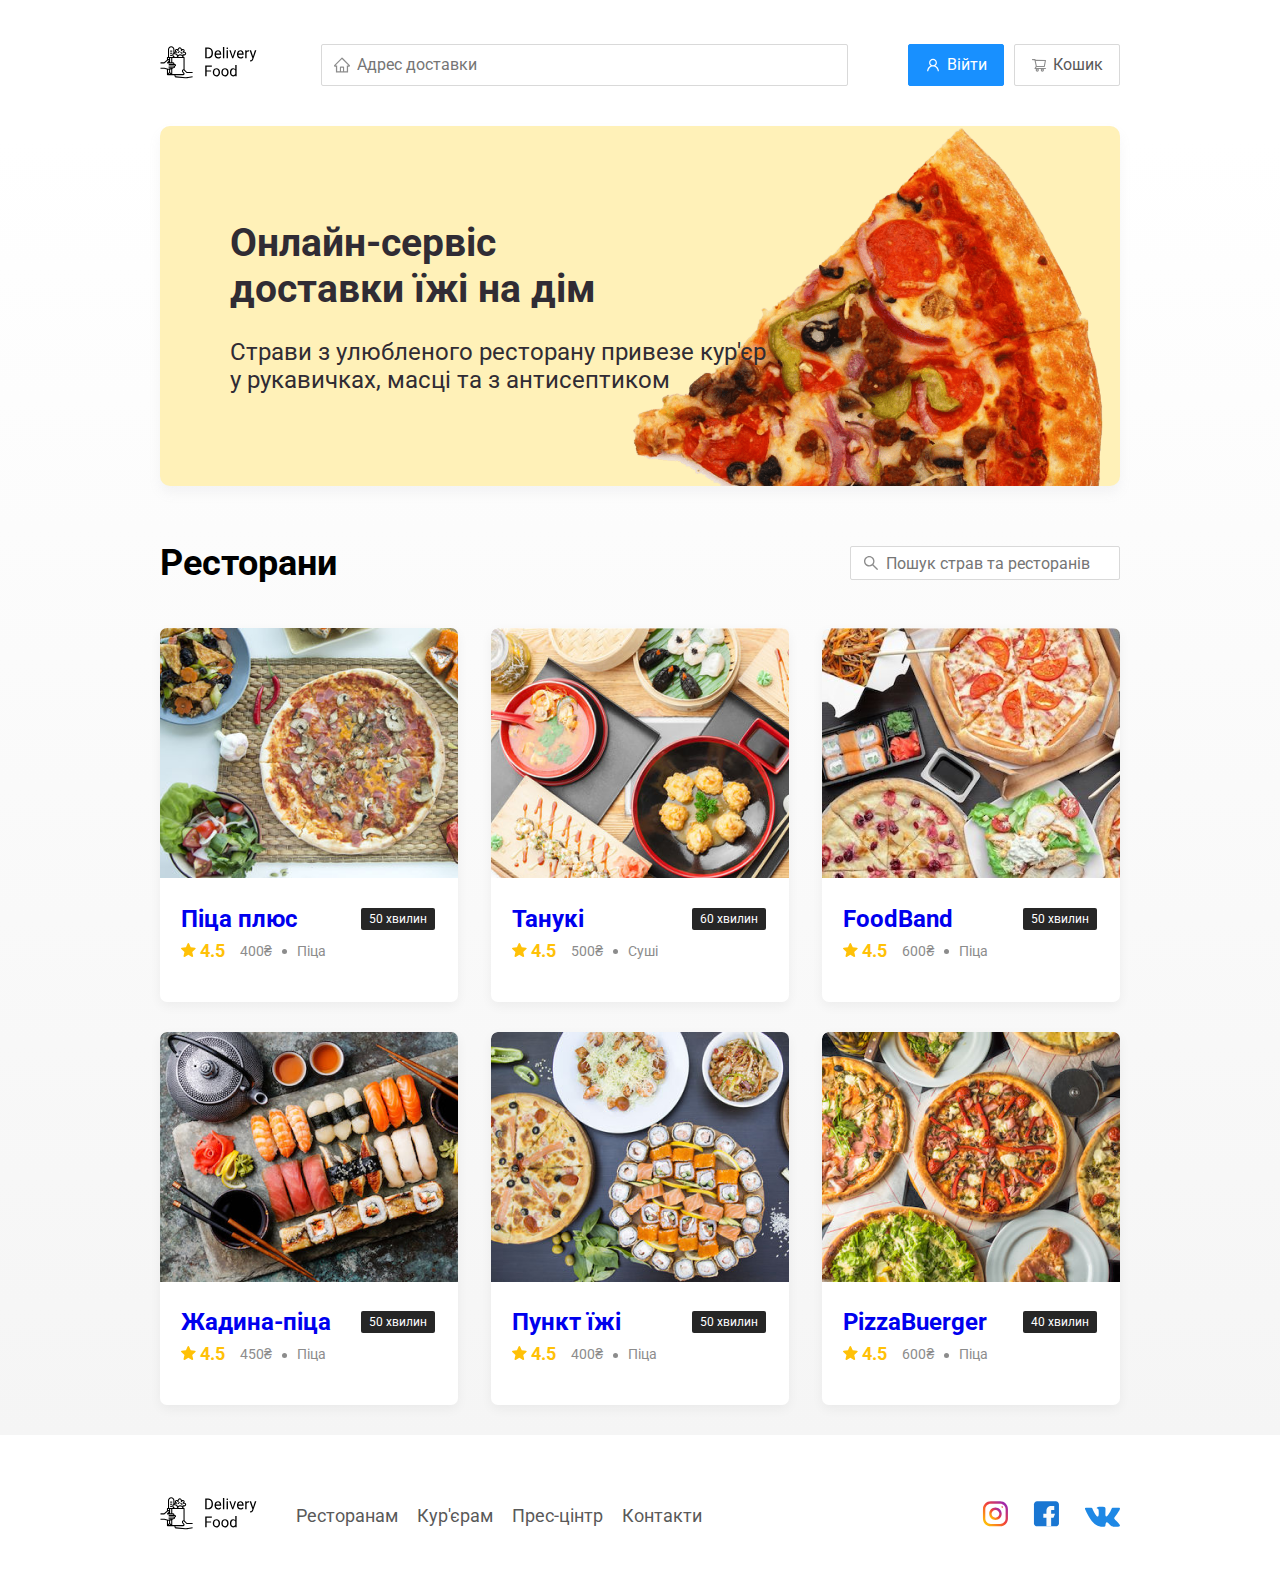
<file: index.html>
<!DOCTYPE html>
<html lang="en">

<head>
    <meta charset="UTF-8">
    <meta http-equiv="X-UA-Compatible" content="IE=edge">
    <meta name="viewport" content="width=device-width, initial-scale=1.0">
    <title>Delivery Food - доставка їжі на дім</title>
    <link href="https://fonts.googleapis.com/css2?family=Roboto:wght@400;700&display=swap" rel="stylesheet" />
    <link rel="stylesheet" href="css/normalize.css">
    <link rel="stylesheet" href="css/style.css">
</head>

<body>
    <!-- Шапка сайту -->
    <div class="container">
        <header class="header">
            <a href="index.html" class="logo">
                <img src="img\logo.svg" alt="logo">
            </a>
            <!-- Логотип -->
            <input type="text" class="input input-adress" placeholder="Адрес доставки" />
            <div class="buttons">
                <button class="button button-primary">
                    <img src="img/icon container1.svg" alt="icon container1" class="button-icon">
                    <span class="button-text">Війти</span>
                </button>
                <button class="button">
                    <img src="img/icon container.svg" alt="icon container" class="button-icon">
                    <span class="button-text">Кошик</span>
                </button>
            </div>
        </header>

    </div>
    <!-- /.container -->

    <main class="main">
        <div class="container">
            <section class="promo">
                <h1 class="promo-title">Онлайн-сервіс <br /> доставки їжі на дім</h1>
                <p class="promo-text">Страви з улюбленого ресторану привезе кур'єр у рукавичках, масці та з антисептиком
                </p>
            </section>

            <section class="restaurants">
                <div class="section-heading">
                    <h2 class="section-title">Ресторани</h2>
                    <input type="text" class="input input-search" placeholder="Пошук страв та ресторанів">
                </div>
                <div class="cards">
                    <a href="restourant.html" class="card">
                        <img src="img/card1.png" alt="card1" class="card-image">
                        <div class="card-text">
                            <div class="card-heading">
                                <h3 class="card-title">Піца плюс</h3>
                                <span class="card-tag tag">50 хвилин</span>
                            </div>
                            <!-- /.card-heading -->
                            <div class="card-info">
                                <div class="rating"><img src="img/rating.svg" alt="rating" class="rating-star"> 4.5</div>
                                <div class="price">400₴</div>
                                <div class="category">Піца</div>
                            </div>
                            <!-- /.card-info -->
                        </div>
                        <!-- /.card-text -->
                    </a>
                    <!-- /.card -->

                    <a href="restourant.html" class="card">
                        <img src="img/card2.png" alt="card2" class="card-image">
                        <div class="card-text">
                            <div class="card-heading">
                                <h3 class="card-title">Танукі</h3>
                                <span class="card-tag tag">60 хвилин</span>
                            </div>
                            <!-- /.card-heading -->
                            <div class="card-info">
                                <div class="rating"><img src="img/rating.svg" alt="rating" class="rating-star"> 4.5</div>
                                <div class="price">500₴</div>
                                <div class="category">Суші</div>
                            </div>
                            <!-- /.card-info -->
                        </div>
                        <!-- /.card-text -->
                    </a>
                    <!-- /.card -->

                    <a href="restourant.html" class="card">
                        <img src="img/card3.png" alt="card3" class="card-image">
                        <div class="card-text">
                            <div class="card-heading">
                                <h3 class="card-title">FoodBand</h3>
                                <span class="card-tag tag">50 хвилин</span>
                            </div>
                            <!-- /.card-heading -->
                            <div class="card-info">
                                <div class="rating"><img src="img/rating.svg" alt="rating" class="rating-star"> 4.5</div>
                                <div class="price">600₴</div>
                                <div class="category">Піца</div>
                            </div>
                            <!-- /.card-info -->
                        </div>
                        <!-- /.card-text -->
                    </a>
                    <!-- /.card -->

                    <a href="restourant.html" class="card">
                        <img src="img/card4.png" alt="card4" class="card-image">
                        <div class="card-text">
                            <div class="card-heading">
                                <h3 class="card-title">Жадина-піца</h3>
                                <span class="card-tag tag">50 хвилин</span>
                            </div>
                            <!-- /.card-heading -->
                            <div class="card-info">
                                <div class="rating"><img src="img/rating.svg" alt="rating" class="rating-star"> 4.5</div>
                                <div class="price">450₴</div>
                                <div class="category">Піца</div>
                            </div>
                            <!-- /.card-info -->
                        </div>
                        <!-- /.card-text -->
                    </a>
                    <!-- /.card -->

                    <a href="restourant.html" class="card">
                        <img src="img/card5.png" alt="card5" class="card-image">
                        <div class="card-text">
                            <div class="card-heading">
                                <h3 class="card-title">Пункт їжі</h3>
                                <span class="card-tag tag">50 хвилин</span>
                            </div>
                            <!-- /.card-heading -->
                            <div class="card-info">
                                <div class="rating"><img src="img/rating.svg" alt="rating" class="rating-star"> 4.5</div>
                                <div class="price">400₴</div>
                                <div class="category">Піца</div>
                            </div>
                            <!-- /.card-info -->
                        </div>
                        <!-- /.card-text -->
                    </a>
                    <!-- /.card -->

                    <a href="restourant.html" class="card">
                        <img src="img/card6.png" alt="card6" class="card-image">
                        <div class="card-text">
                            <div class="card-heading">
                                <h3 class="card-title">PizzaBuerger</h3>
                                <span class="card-tag tag">40 хвилин</span>
                            </div>
                            <!-- /.card-heading -->
                            <div class="card-info">
                                <div class="rating"> <img src="img/rating.svg" alt="rating" class="rating-star"> 4.5</div>
                                <div class="price">600₴</div>
                                <div class="category">Піца</div>
                            </div>
                            <!-- /.card-info -->
                        </div>
                        <!-- /.card-text -->
                    </a>
                    <!-- /.card -->

                </div>
                <!-- /.cards -->
            </section>
        </div>
        <!-- /.container -->
    </main>

    <footer class="footer">
        <div class="container">
            <div class="footer-block">
                <a href="index.html" class="logo">
                    <img src="img/logo.svg" alt="logo" class="logo footer-logo">
                </a>
                <nav class="footer-nav">
                    <a href="#" class="footer-link">Ресторанам</a>
                    <a href="#" class="footer-link">Кур'єрам</a>
                    <a href="#" class="footer-link">Прес-цінтр</a>
                    <a href="#" class="footer-link">Контакти</a>
                </nav>
                <div class="socail-links">
                    <a href="#" class="social-link"><img src="img/insta.svg" alt="insta"></a>
                    <a href="#" class="social-link"><img src="img/fcb.svg" alt="fcb"></a>
                    <a href="#" class="social-link"><img src="img/vk.svg" alt="vk"></a>
                </div>
            </div>
        </div>
    </footer>

</body>

</html>
</file>
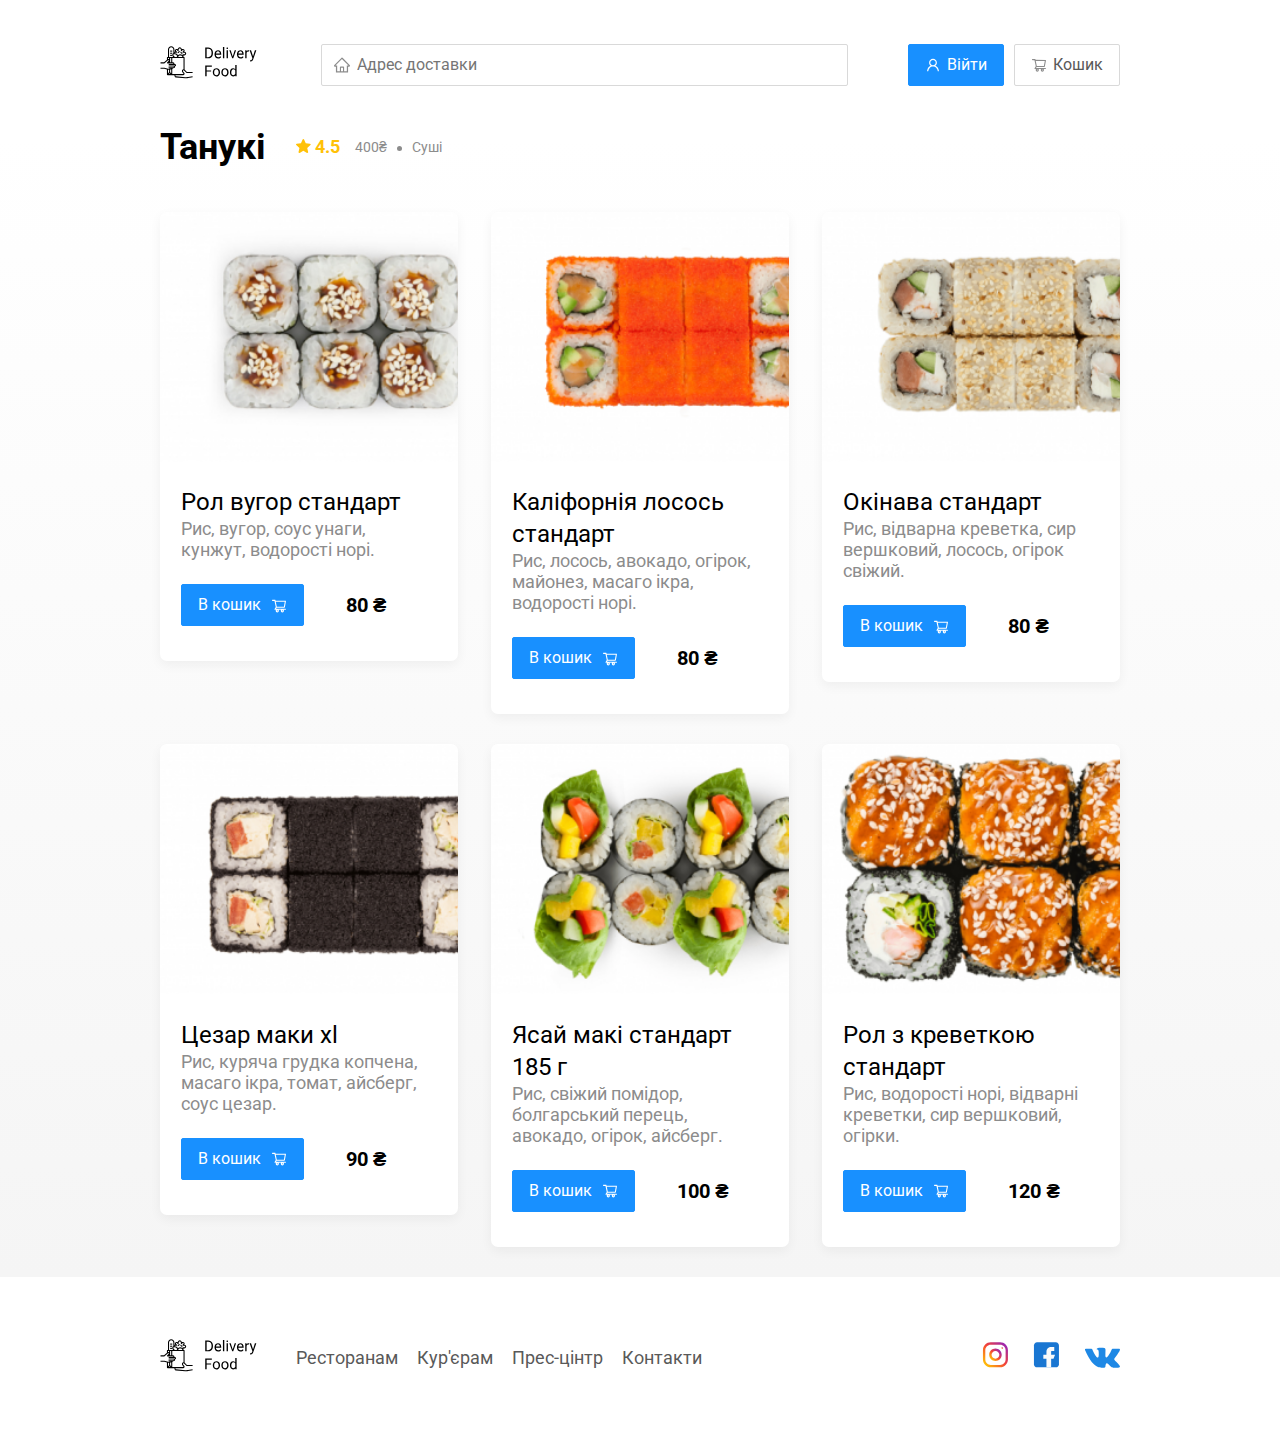
<file: restourant.html>
<!DOCTYPE html>
<html lang="en">

<head>
    <meta charset="UTF-8">
    <meta http-equiv="X-UA-Compatible" content="IE=edge">
    <meta name="viewport" content="width=device-width, initial-scale=1.0">
    <title>Танукі - доставка їжі на дім</title>
    <link href="https://fonts.googleapis.com/css2?family=Roboto:wght@400;700&display=swap" rel="stylesheet" />
    <link rel="stylesheet" href="css/normalize.css">
    <link rel="stylesheet" href="css/style.css">
</head>

<body>
    <!-- Шапка сайту -->
    <div class="container">
        <header class="header">
            <a href="index.html" class="logo">
                <img src="img\logo.svg" alt="logo">
            </a>
            <input type="text" class="input input-adress" placeholder="Адрес доставки" />
            <div class="buttons">
                <button class="button button-primary">
                    <img src="img/icon container1.svg" alt="icon container1" class="button-icon">
                    <span class="button-text">Війти</span>
                </button>
                <button class="button">
                    <img src="img/icon container.svg" alt="icon container" class="button-icon">
                    <span class="button-text">Кошик</span>
                </button>
            </div>
        </header>

    </div>
    <!-- /.container -->

    <main class="main">
        <div class="container">
            <section class="restaurants">
                <div class="section-heading">
                    <h2 class="section-title">Танукі</h2>
                    <div class="card-info">
                        <div class="rating"><img src="img/rating.svg" alt="rating" class="rating-star"> 4.5</div>
                        <div class="price">400₴</div>
                        <div class="category">Суші</div>
                    </div>
                    <!-- /.card-info -->
                </div>
                <div class="cards">
                    <div class="card">
                        <img src="img/roll1.png" alt="roll1" class="card-image">
                        <div class="card-text">
                            <div class="card-heading">
                                <h3 class="card-title card-title-reg">Рол вугор стандарт</h3>
                            </div>
                            <!-- /.card-heading -->
                            <div class="card-info">
                                <div class="ingredients">Рис, вугор, соус унаги, кунжут, водорості норі.</div>
                            </div>
                            <!-- /.card-info -->
                            <div class="card-buttons">
                                <button class="button button-primary">
                                    <span class="button-card-text">В кошик</span>
                                    <img src="img/shopping-cart.svg" alt="shopping-cart"/>
                                </button>
                                <strong class="card-price-bold">80 ₴</strong>
                            </div>
                        </div>
                        <!-- /.card-text -->
                    </div>
                    <!-- /.card -->

                    <div class="card">
                        <img src="img/roll2.png" alt="roll2" class="card-image">
                        <div class="card-text">
                            <div class="card-heading">
                                <h3 class="card-title card-title-reg">Каліфорнія лосось стандарт</h3>
                            </div>
                            <!-- /.card-heading -->
                            <div class="card-info">
                                <div class="ingredients">Рис, лосось, авокадо, огірок, майонез, масаго ікра, водорості норі.</div>
                            </div>
                            <!-- /.card-info -->
                            <div class="card-buttons">
                                <button class="button button-primary">
                                    <span class="button-card-text">В кошик</span>
                                    <img src="img/shopping-cart.svg" alt="shopping-cart"/>
                                </button>
                                <strong class="card-price-bold">80 ₴</strong>
                            </div>
                        </div>
                        <!-- /.card-text -->
                    </div>
                    <!-- /.card -->

                    <div class="card">
                        <img src="img/roll3.png" alt="roll3" class="card-image">
                        <div class="card-text">
                            <div class="card-heading">
                                <h3 class="card-title card-title-reg">Окінава стандарт</h3>
                            </div>
                            <!-- /.card-heading -->
                            <div class="card-info">
                                <div class="ingredients">Рис, відварна креветка, сир вершковий, лосось, огірок свіжий.</div>
                            </div>
                            <!-- /.card-info -->
                            <div class="card-buttons">
                                <button class="button button-primary">
                                    <span class="button-card-text">В кошик</span>
                                    <img src="img/shopping-cart.svg" alt="shopping-cart"/>
                                </button>
                                <strong class="card-price-bold">80 ₴</strong>
                            </div>
                        </div>
                        <!-- /.card-text -->
                    </div>
                    <!-- /.card -->

                    <div class="card">
                        <img src="img/roll4.png" alt="roll4" class="card-image">
                        <div class="card-text">
                            <div class="card-heading">
                                <h3 class="card-title card-title-reg">Цезар маки хl</h3>
                            </div>
                            <!-- /.card-heading -->
                            <div class="card-info">
                                <div class="ingredients">Рис, куряча грудка копчена, масаго ікра, томат, айсберг, соус цезар.</div>
                            </div>
                            <!-- /.card-info -->
                            <div class="card-buttons">
                                <button class="button button-primary">
                                    <span class="button-card-text">В кошик</span>
                                    <img src="img/shopping-cart.svg" alt="shopping-cart"/>
                                </button>
                                <strong class="card-price-bold">90 ₴</strong>
                            </div>
                        </div>
                        <!-- /.card-text -->
                    </div>
                    <!-- /.card -->

                    <div class="card">
                        <img src="img/roll5.png" alt="roll5" class="card-image">
                        <div class="card-text">
                            <div class="card-heading">
                                <h3 class="card-title card-title-reg">Ясай макі стандарт 185 г</h3>
                            </div>
                            <!-- /.card-heading -->
                            <div class="card-info">
                                <div class="ingredients">Рис, свіжий помідор, болгарський перець, авокадо, огірок, айсберг.</div>
                            </div>
                            <!-- /.card-info -->
                            <div class="card-buttons">
                                <button class="button button-primary">
                                    <span class="button-card-text">В кошик</span>
                                    <img src="img/shopping-cart.svg" alt="shopping-cart"/>
                                </button>
                                <strong class="card-price-bold">100 ₴</strong>
                            </div>
                        </div>
                        <!-- /.card-text -->
                    </div>
                    <!-- /.card -->

                    <div class="card">
                        <img src="img/roll6.png" alt="roll6" class="card-image">
                        <div class="card-text">
                            <div class="card-heading">
                                <h3 class="card-title card-title-reg">Рол з креветкою стандарт</h3>
                            </div>
                            <!-- /.card-heading -->
                            <div class="card-info">
                                <div class="ingredients">Рис, водорості норі, відварні креветки, сир вершковий, огірки.</div>
                            </div>
                            <!-- /.card-info -->
                            <div class="card-buttons">
                                <button class="button button-primary">
                                    <span class="button-card-text">В кошик</span>
                                    <img src="img/shopping-cart.svg" alt="shopping-cart"/>
                                </button>
                                <strong class="card-price-bold">120 ₴</strong>
                            </div>
                        </div>
                        <!-- /.card-text -->
                    </div>
                    <!-- /.card -->

                </div>
                <!-- /.cards -->
            </section>
        </div>
        <!-- /.container -->
    </main>

    <footer class="footer">
        <div class="container">
            <div class="footer-block">
                <a href="index.html" class="logo">
                    <img src="img/logo.svg" alt="logo" class="logo footer-logo">
                </a>
                <nav class="footer-nav">
                    <a href="#" class="footer-link">Ресторанам</a>
                    <a href="#" class="footer-link">Кур'єрам</a>
                    <a href="#" class="footer-link">Прес-цінтр</a>
                    <a href="#" class="footer-link">Контакти</a>
                </nav>
                <div class="socail-links">
                    <a href="#" class="social-link"><img src="img/insta.svg" alt="insta"></a>
                    <a href="#" class="social-link"><img src="img/fcb.svg" alt="fcb"></a>
                    <a href="#" class="social-link"><img src="img/vk.svg" alt="vk"></a>
                </div>
            </div>
        </div>
    </footer>

</body>

</html>
</file>
<file: css/style.css>
* {
    box-sizing: border-box;
}

body {
    font-family: 'Roboto', sans-serif;
    padding-top: 44px;
}

.container {
    max-width: 1200px;
    margin: auto;
}

.header {
    display: flex;
    align-items: center;
    justify-content: space-between;
    margin-bottom: 40px;
}

.input {
    background: #FFFFFF;
    border: 1px solid #D9D9D9;
    border-radius: 2px;
    font-size: 16px;
    line-height: 24px;
    padding: 8px;
    padding-left: 35px;
    background-repeat: no-repeat;
    background-position: left 11px center;
}

.input-adress {
    flex: 0.8;
    background-image: url(../img/home.svg);
}

.input-search {
    background-image: url(../img/search.svg);
    width: 270px;
    height: 34px;
    left: 1014px;
    top: 483px;
    margin-left: auto;
}

.buttons {
    display: flex;
    align-items: center;
}

.button {
    display: flex;
    align-items: center;
    padding: 8px 16px;
    background: #ffffff;
    border: 1px solid #D9D9D9;
    box-sizing: border-box;
    box-shadow: 0px 0px 2px rgba(0, 0, 0, 0.0015);
    border-radius: 2px;
    color: #595959;
    font-size: 16px;
    line-height: 24px;
}

.button-primary {
    background: #1890FF;
    border: 1px solid #1890FF;
    color: #fff;
    margin-right: 10px;
}

.button-icon {
    margin-right: 6px;
    vertical-align: middle;
}

.button-text {
    vertical-align: middle;
}

.button-card-text {
    margin-right: 10px;
}

.promo {
    box-shadow: 0px 7px 12px rgba(158, 158, 163, 0.1);
    background: #FFF1B8 url(../img/promo2.png) no-repeat top right 53px / 479px;
    border-radius: 10px;
    padding: 68px 70px;
    margin-bottom: 56px;
}

.promo-title {
    font-style: normal;
    font-weight: 700;
    font-size: 39px;
    line-height: 46px;
    color: #302C34;
}

.promo-text {
    font-style: normal;
    font-weight: 400;
    font-size: 24px;
    line-height: 28px;
    color: #302C34;
    max-width: 538px;
}

.main {
    background: linear-gradient(180deg, rgba(245, 245, 245, 0) 1.04%, #F5F5F5 100%);
}

.section-heading {
    display: flex;
    align-items: center;
    margin-bottom: 44px;
}

.section-title {
    font-style: normal;
    font-weight: 700;
    font-size: 36px;
    line-height: 42px;
    margin: 0;
    color: #000000;
    margin-right: 30px;
}

.cards {
    display: flex;
    align-items: flex-start;
    justify-content: space-between;
    flex-wrap: wrap;
}

.card {
    background: #FFFFFF;
    box-shadow: 0px 4px 12px rgba(0, 0, 0, 0.05);
    border-radius: 7px;
    overflow: hidden;
    margin-bottom: 30px;
    flex-basis: 31%;
    text-decoration: none;
}

.card-image {
    width: 384px;
    height: 250px;
    object-fit: cover;
}

.card-text {
    padding-top: 20px;
    padding-bottom: 35px;
    padding-left: 21px;
    padding-right: 23px;
}

.card-heading {
    display: flex;
    align-items: center;
    justify-content: space-between;
}

.card-title {
    margin: 0;
    font-style: normal;
    font-weight: bold;
    font-size: 24px;
    line-height: 32px;
}

.card-title-reg {
    font-weight: 400;
}

.card-tag {
    font-style: normal;
    font-weight: normal;
    font-size: 12px;
    line-height: 20px;
    color: #ffffff;
    background: #262626;
    border-radius: 2px;
    padding: 1px 8px;
}

.card-info {
    display: flex;
    align-items: center;
    flex-wrap: wrap;
}

.card-buttons {
    display: flex;
    align-items: center;
    margin-top: 24px;
}

.card-price-bold {
    font-weight: bold;
    font-size: 20px;
    line-height: 32px;
    margin-left: 32px;
}

.rating {
    margin-right: 26px;
    color: #FFC107;
    font-weight: bold;
    font-size: 18px;
    line-height: 32px;
}

.price,
.category {
    color: #8C8C8C;
    font-size: 18px;
    line-height: 32px;
}

.price {
    margin-right: 10px;
}

.ingredients {
    color: #8C8C8C;
    font-size: 18px;
    line-height: 21px;
}

.category {
    text-overflow: ellipsis;
    overflow: hidden;
    white-space: nowrap;
    max-width: 150px;
}

.price:after {
    content: '';
    width: 5px;
    height: 5px;
    background: #8C8C8C;
    display: inline-block;
    vertical-align: middle;
    border-radius: 50%;
    margin-left: 10px;
}

.footer {
    padding: 60px 0;
}

.footer-block {
    display: flex;
    align-items: center;
    justify-content: space-between;
}

.footer-nav {
    margin-right: auto;
    margin-left: 35px;
}

.footer-link {
    display: inline-block;
    color: #595959;
    font-style: normal;
    font-weight: normal;
    font-size: 18px;
    line-height: 21px;
    text-decoration: none;
}

.footer-link:not(:last-child) {
    margin-right: 15px;
}

.social-links {
    display: flex;
    align-items: center;
}

.social-link:not(:last-child) {
    margin-right: 21px;
}

@media (max-width: 1366px) {
    .container {
        max-width: 960px;
    }
    .promo {
        background-position: top right -10px;
        background-size: 500px;
    }
    .rating {
        margin-right: 15px;
    }
    .category,
    .price {
        font-size: 14px;
    }
}

@media (max-width: 992px) {
    .container {
        max-width: 750px;
    }
    .promo {
        padding: 50px;
        background-size: 450px;
        background-position: center right -200px;
    }
    .promo-text {
        font-size: 17px;
        min-width: 300px;
    }
    .card {
        flex-basis: 49%;
    }
    .footer-link {
        font-style: 14px;
    }
}

@media (max-width: 768px) {
    .container {
        min-width: 560px;
    }
    .card-info {
        flex-wrap: wrap;
    }
    .card .rating {
        flex-basis: 100%;
    }
    .card-title {
        font-style: 18px;
    }
    .promo {
        background-size: 370px;
    }
    .promo-title {
        font-style: 24px;
        line-height: 1.4;
    }
    .promo-text {
        margin-top: 0;
    }
}

@media (max-width: 578px) {
    .container {
        width: 90%;
    }
    .card {
        flex-basis: 100%;
    }
    .card-image {
        width: 100%;
    }
    .footer-nav {
        margin-left: 0;
        margin-right: 0;
        order: 0;
        display: flex;
    }
    .footer-logo {
        order: 1;
    }
    .social-links {
        margin-left: 15px;
        order: 2;
    }
}

@media (max-width: 480px) {
    .footer-block {
        flex-wrap: wrap;
        flex-direction: column;
        align-items: center;
    }
    .footer-logo {
        margin-bottom: 20px;
        order: 0;
    }
    .footer-nav {
        margin-bottom: 20px;
    }
}
</file>
